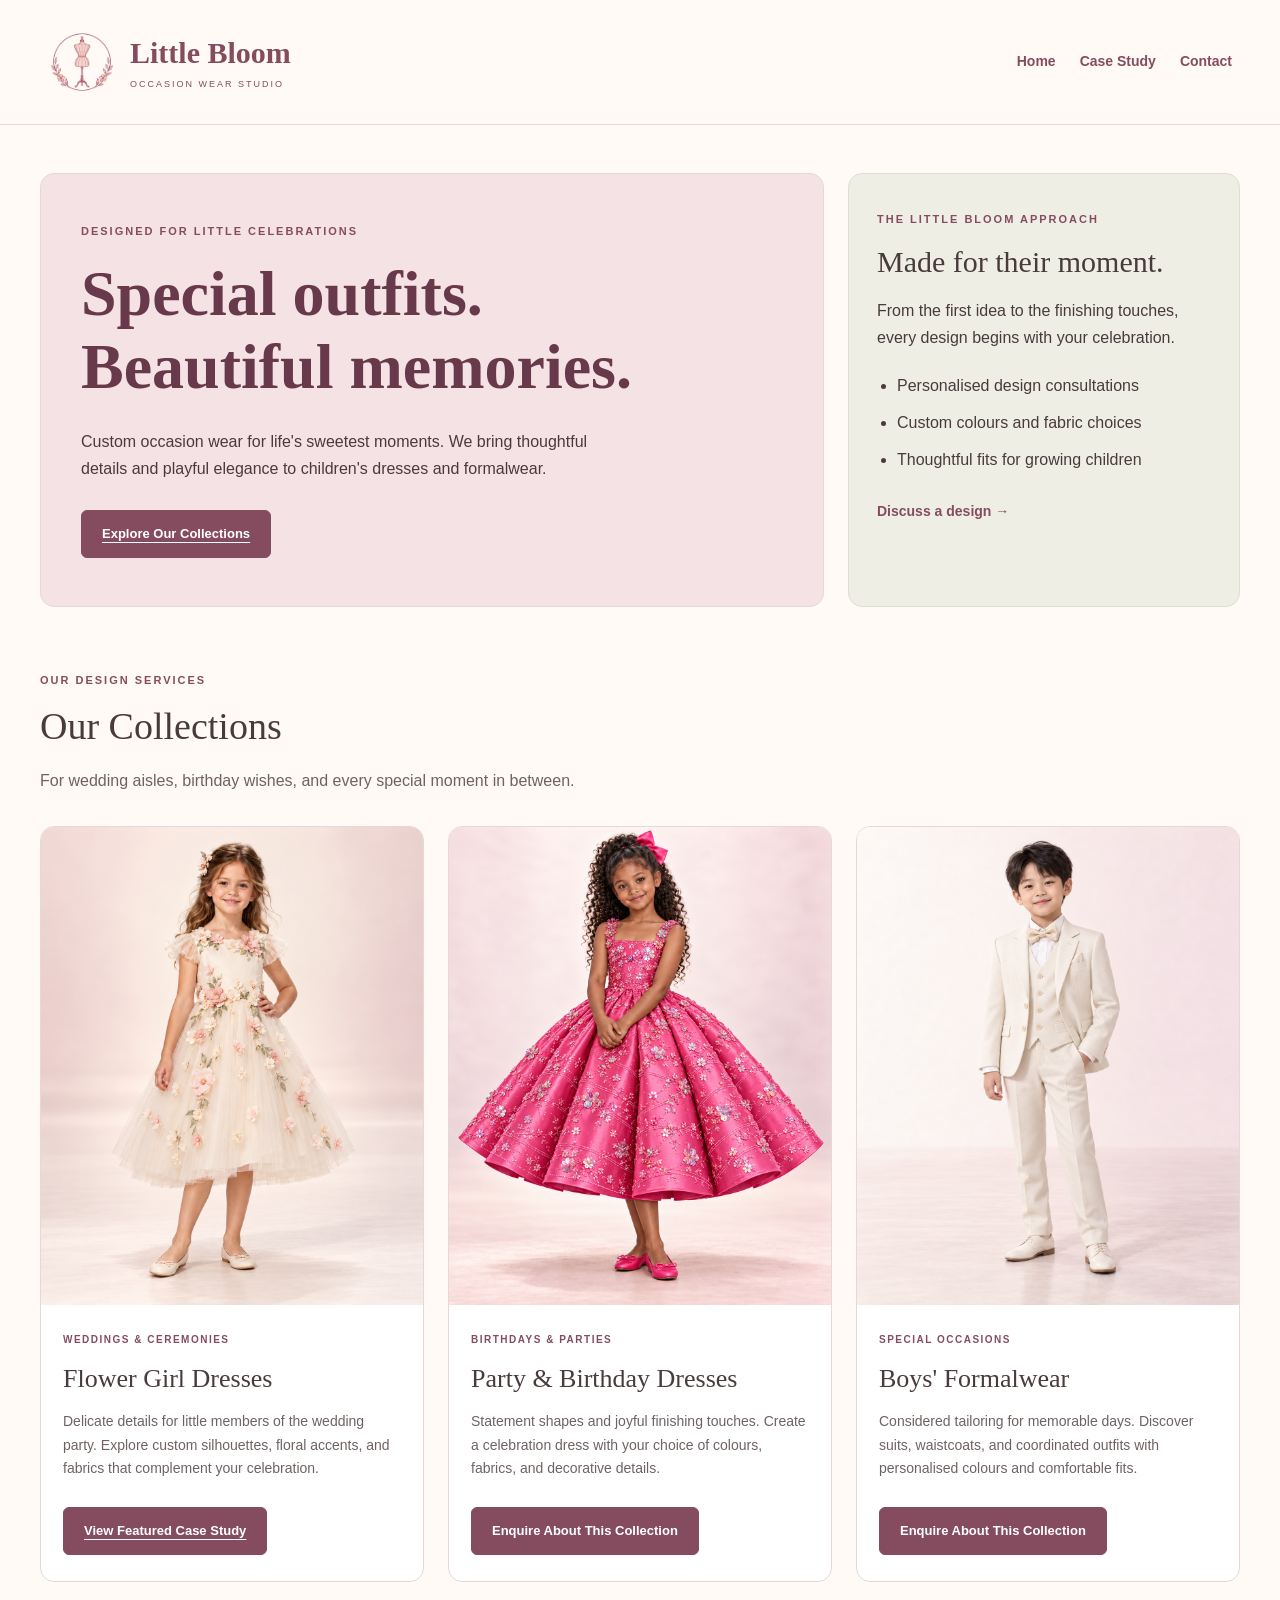
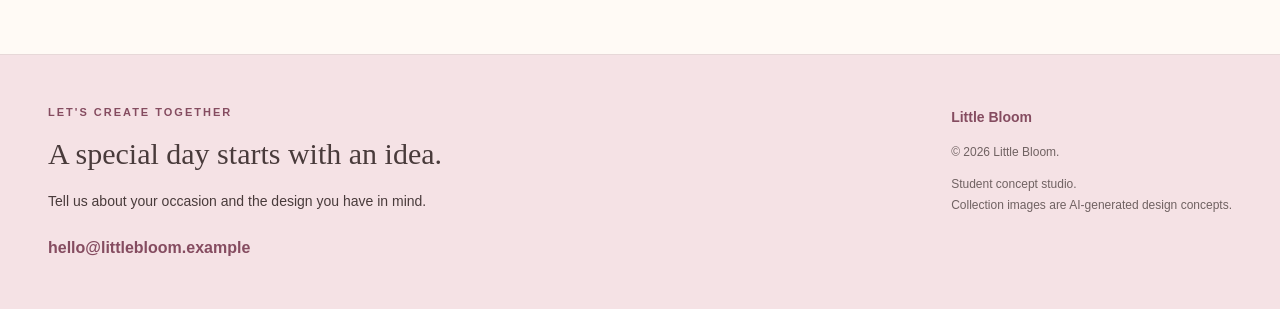
<file: index.html>
<!DOCTYPE html>
<html lang="en">
<head>
    <meta charset="UTF-8">
    <meta name="viewport" content="width=device-width, initial-scale=1.0">
    <meta
        name="description"
        content="Little Bloom is a concept design studio creating custom children's occasion wear for weddings, birthdays, and celebrations."
    >
    <title>Little Bloom | Children's Occasion Wear</title>
    <link rel="stylesheet" href="css/style.css">
</head>

<body>

    <!-- Shared header -->
    <header class="site-header">
        <a class="logo" href="index.html">
            <img class="logo-icon" src="assets/logo.png" alt="">

            <div class="logo-text">
                Little Bloom
                <span>OCCASION WEAR STUDIO</span>
            </div>
        </a>

        <nav aria-label="Main navigation">
            <a href="index.html">Home</a>
            <a href="detail.html">Case Study</a>
            <a href="#contact">Contact</a>
        </nav>
    </header>

    <main>

        <!-- Desktop: two-column Grid / Mobile: single column -->
        <section class="hero-grid" aria-labelledby="hero-title">

            <div class="hero-banner">
                <p class="eyebrow">DESIGNED FOR LITTLE CELEBRATIONS</p>

                <h1 id="hero-title">
                    Special outfits.<br>
                    Beautiful memories.
                </h1>

                <p class="hero-description">
                    Custom occasion wear for life's sweetest moments.
                    We bring thoughtful details and playful elegance
                    to children's dresses and formalwear.
                </p>

                <a class="button" href="#collections">
                    Explore Our Collections
                </a>
            </div>

            <aside class="services" aria-labelledby="services-title">
                <p class="eyebrow">THE LITTLE BLOOM APPROACH</p>

                <h2 id="services-title">Made for their moment.</h2>

                <p>
                    From the first idea to the finishing touches,
                    every design begins with your celebration.
                </p>

                <ul class="services-list">
                    <li>Personalised design consultations</li>
                    <li>Custom colours and fabric choices</li>
                    <li>Thoughtful fits for growing children</li>
                </ul>

                <a class="text-link" href="#contact">
                    Discuss a design &rarr;
                </a>
            </aside>

        </section>

        <!-- Collections gallery -->
        <section
            class="showcase"
            id="collections"
            aria-labelledby="collections-title"
        >
            <div class="section-heading">
                <p class="eyebrow">OUR DESIGN SERVICES</p>

                <h2 id="collections-title">Our Collections</h2>

                <p>
                    For wedding aisles, birthday wishes,
                    and every special moment in between.
                </p>
            </div>

            <div class="cards-gallery">

                <!-- Collection 1 -->
                <article class="card">
                    <img
                        src="assets/garden-dress.png"
                        alt="Child model wearing an ivory flower girl dress with delicate floral appliques"
                        width="1122"
                        height="1402"
                    >

                    <div class="card-content">
                        <p class="eyebrow">WEDDINGS &amp; CEREMONIES</p>

                        <h3>Flower Girl Dresses</h3>

                        <p>
                            Delicate details for little members of the
                            wedding party. Explore custom silhouettes,
                            floral accents, and fabrics that complement
                            your celebration.
                        </p>

                        <a class="button" href="detail.html">
                            View Featured Case Study
                        </a>
                    </div>
                </article>

                <!-- Collection 2 -->
                <article class="card">
                    <img
                        src="assets/birthday-dress.png"
                        alt="Child model wearing a rose pink party dress with a full skirt and sparkling floral embellishments"
                        width="1122"
                        height="1402"
                        loading="lazy"
                    >

                    <div class="card-content">
                        <p class="eyebrow">BIRTHDAYS &amp; PARTIES</p>

                        <h3>Party &amp; Birthday Dresses</h3>

                        <p>
                            Statement shapes and joyful finishing touches.
                            Create a celebration dress with your choice
                            of colours, fabrics, and decorative details.
                        </p>

                        <a class="button" href="#contact">
                            Enquire About This Collection
                        </a>
                    </div>
                </article>

                <!-- Collection 3 -->
                <article class="card">
                    <img
                        src="assets/boys-formalwear.png"
                        alt="Child model wearing a warm ivory three-piece suit with a matching bow tie"
                        width="1122"
                        height="1402"
                        loading="lazy"
                    >

                    <div class="card-content">
                        <p class="eyebrow">SPECIAL OCCASIONS</p>

                        <h3>Boys' Formalwear</h3>

                        <p>
                            Considered tailoring for memorable days.
                            Discover suits, waistcoats, and coordinated
                            outfits with personalised colours and
                            comfortable fits.
                        </p>

                        <a class="button" href="#contact">
                            Enquire About This Collection
                        </a>
                    </div>
                </article>

            </div>
        </section>

    </main>

    <!-- Shared footer -->
    <footer class="site-footer" id="contact">
        <div class="footer-contact">
            <p class="eyebrow">LET'S CREATE TOGETHER</p>

            <h2>A special day starts with an idea.</h2>

            <p>
                Tell us about your occasion and the design you have in mind.
            </p>

            <a href="mailto:hello@littlebloom.example">
                hello@littlebloom.example
            </a>
        </div>

        <div class="footer-note">
            <a class="text-link" href="index.html">Little Bloom</a>

            <p>&copy; 2026 Little Bloom.</p>

            <p>
                Student concept studio.<br>
                Collection images are AI-generated design concepts.
            </p>
        </div>
    </footer>

</body>
</html>
</file>
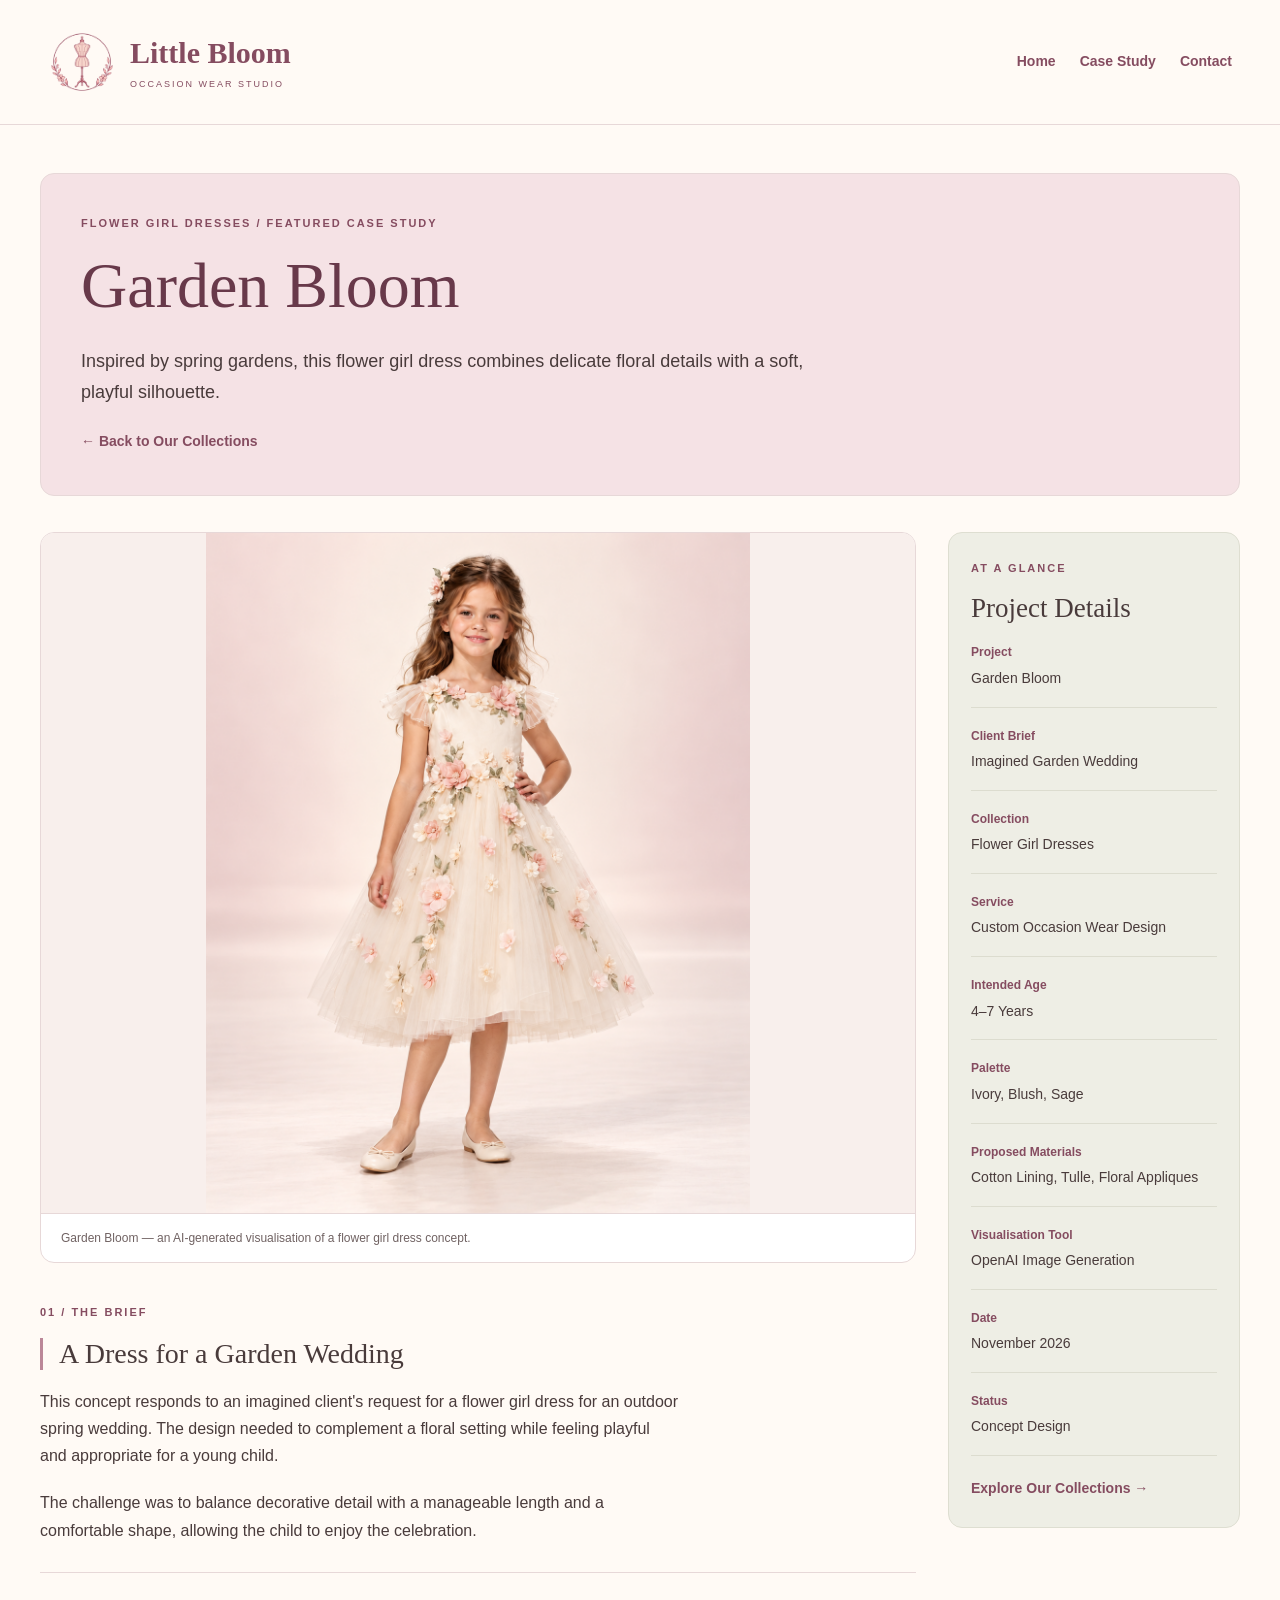
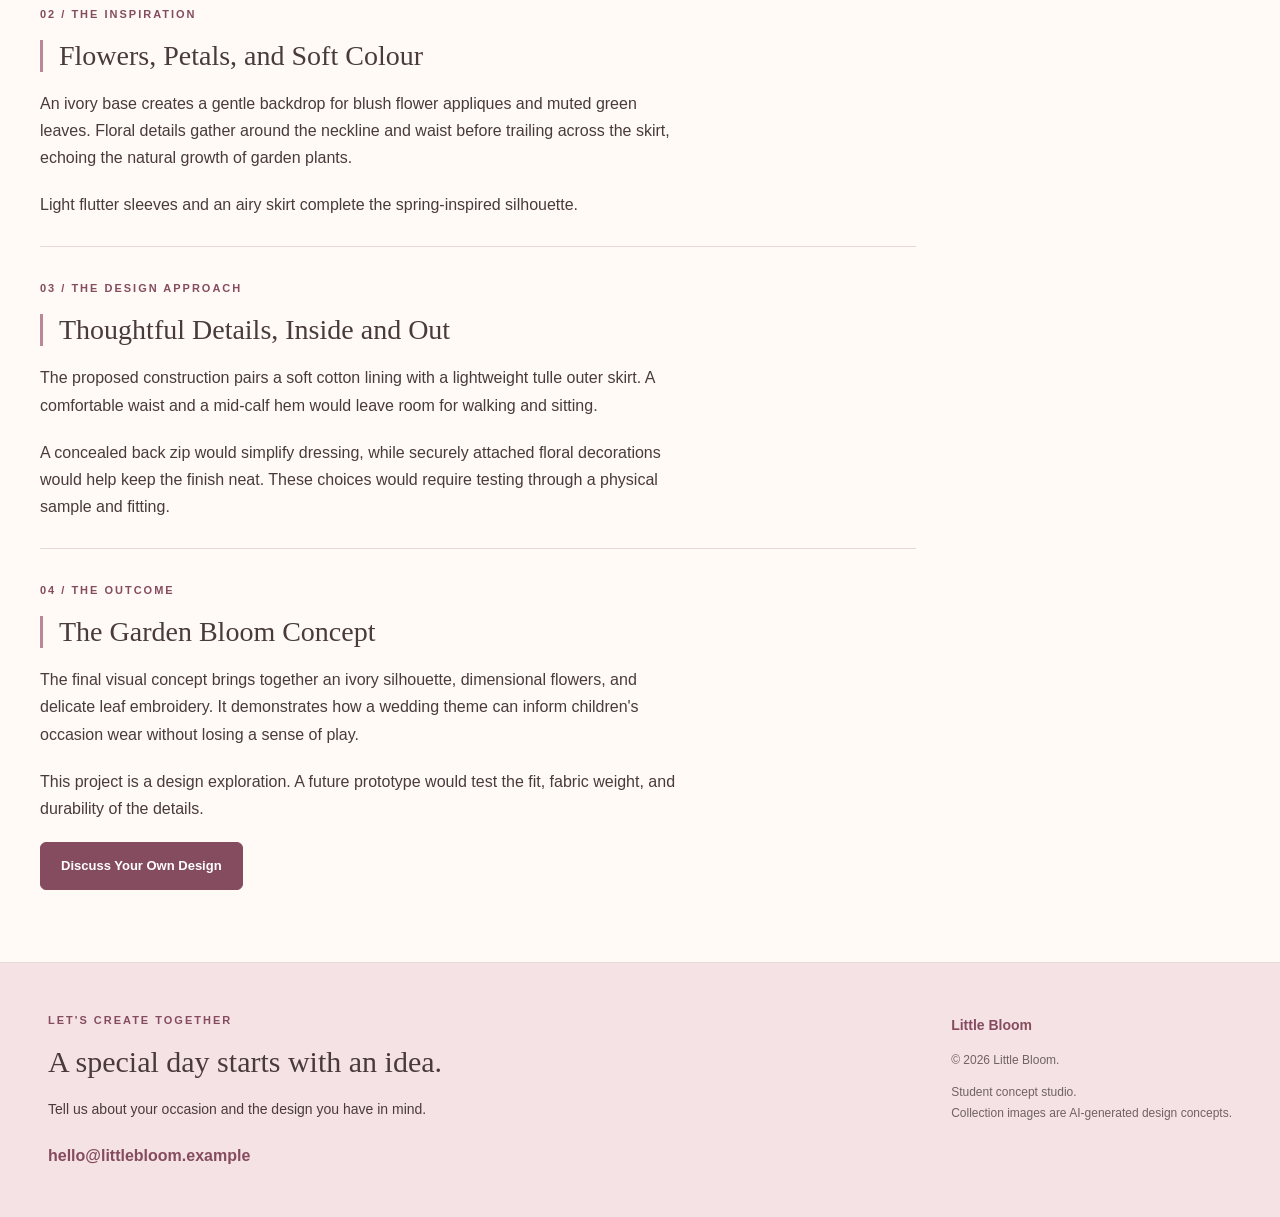
<file: detail.html>
<!DOCTYPE html>
<html lang="en">
<head>
    <meta charset="UTF-8">
    <meta name="viewport" content="width=device-width, initial-scale=1.0">
    <meta
        name="description"
        content="Explore Garden Bloom, a flower girl dress concept by Little Bloom, featuring floral details and a soft ivory silhouette."
    >
    <title>Garden Bloom | Little Bloom</title>
    <link rel="stylesheet" href="css/style.css">
</head>

<body>

    <!-- Shared header -->
    <header class="site-header">
        <a class="logo" href="index.html">
            <img class="logo-icon" src="assets/logo.png" alt="">

            <div class="logo-text">
                Little Bloom
                <span>OCCASION WEAR STUDIO</span>
            </div>
        </a>

        <nav aria-label="Main navigation">
            <a href="index.html">Home</a>
            <a href="detail.html">Case Study</a>
            <a href="#contact">Contact</a>
        </nav>
    </header>

    <main class="detail-layout">

        <!-- Case study introduction -->
        <section class="detail-hero" aria-labelledby="project-title">
            <p class="eyebrow">FLOWER GIRL DRESSES / FEATURED CASE STUDY</p>

            <h1 id="project-title">Garden Bloom</h1>

            <p class="lead-text">
                Inspired by spring gardens, this flower girl dress
                combines delicate floral details with a soft,
                playful silhouette.
            </p>

            <a class="text-link" href="index.html#collections">
                &larr; Back to Our Collections
            </a>
        </section>

        <!-- Desktop: article and sidebar / Mobile: single column -->
        <div class="content-grid">

            <article class="project-story" aria-labelledby="story-title">

                <figure class="project-figure">
                    <img
                        src="assets/garden-dress.png"
                        alt="Child model wearing an ivory flower girl dress with blush floral appliques and embroidered leaves"
                        width="1122"
                        height="1402"
                    >

                    <figcaption>
                        Garden Bloom — an AI-generated visualisation
                        of a flower girl dress concept.
                    </figcaption>
                </figure>

                <section class="story-section">
                    <p class="eyebrow">01 / THE BRIEF</p>

                    <h2 id="story-title">A Dress for a Garden Wedding</h2>

                    <p>
                        This concept responds to an imagined client's
                        request for a flower girl dress for an outdoor
                        spring wedding. The design needed to complement
                        a floral setting while feeling playful and
                        appropriate for a young child.
                    </p>

                    <p>
                        The challenge was to balance decorative detail
                        with a manageable length and a comfortable shape,
                        allowing the child to enjoy the celebration.
                    </p>
                </section>

                <section class="story-section">
                    <p class="eyebrow">02 / THE INSPIRATION</p>

                    <h2>Flowers, Petals, and Soft Colour</h2>

                    <p>
                        An ivory base creates a gentle backdrop for
                        blush flower appliques and muted green leaves.
                        Floral details gather around the neckline
                        and waist before trailing across the skirt,
                        echoing the natural growth of garden plants.
                    </p>

                    <p>
                        Light flutter sleeves and an airy skirt
                        complete the spring-inspired silhouette.
                    </p>
                </section>

                <section class="story-section">
                    <p class="eyebrow">03 / THE DESIGN APPROACH</p>

                    <h2>Thoughtful Details, Inside and Out</h2>

                    <p>
                        The proposed construction pairs a soft cotton
                        lining with a lightweight tulle outer skirt.
                        A comfortable waist and a mid-calf hem would
                        leave room for walking and sitting.
                    </p>

                    <p>
                        A concealed back zip would simplify dressing,
                        while securely attached floral decorations
                        would help keep the finish neat. These choices
                        would require testing through a physical
                        sample and fitting.
                    </p>
                </section>

                <section class="story-section">
                    <p class="eyebrow">04 / THE OUTCOME</p>

                    <h2>The Garden Bloom Concept</h2>

                    <p>
                        The final visual concept brings together
                        an ivory silhouette, dimensional flowers,
                        and delicate leaf embroidery. It demonstrates
                        how a wedding theme can inform children's
                        occasion wear without losing a sense of play.
                    </p>

                    <p>
                        This project is a design exploration.
                        A future prototype would test the fit,
                        fabric weight, and durability of the details.
                    </p>

                    <a class="button" href="#contact">
                        Discuss Your Own Design
                    </a>
                </section>

            </article>

            <!-- Project metadata sidebar -->
            <aside class="project-info" aria-labelledby="info-title">
                <p class="eyebrow">AT A GLANCE</p>

                <h2 id="info-title">Project Details</h2>

                <dl>
                    <dt>Project</dt>
                    <dd>Garden Bloom</dd>

                    <dt>Client Brief</dt>
                    <dd>Imagined Garden Wedding</dd>

                    <dt>Collection</dt>
                    <dd>Flower Girl Dresses</dd>

                    <dt>Service</dt>
                    <dd>Custom Occasion Wear Design</dd>

                    <dt>Intended Age</dt>
                    <dd>4–7 Years</dd>

                    <dt>Palette</dt>
                    <dd>Ivory, Blush, Sage</dd>

                    <dt>Proposed Materials</dt>
                    <dd>Cotton Lining, Tulle, Floral Appliques</dd>

                    <dt>Visualisation Tool</dt>
                    <dd>OpenAI Image Generation</dd>

                    <dt>Date</dt>
                    <dd>November 2026</dd>

                    <dt>Status</dt>
                    <dd>Concept Design</dd>
                </dl>

                <a class="text-link" href="index.html#collections">
                    Explore Our Collections &rarr;
                </a>
            </aside>

        </div>

    </main>

    <!-- Shared footer -->
    <footer class="site-footer" id="contact">
        <div class="footer-contact">
            <p class="eyebrow">LET'S CREATE TOGETHER</p>

            <h2>A special day starts with an idea.</h2>

            <p>
                Tell us about your occasion and the design you have in mind.
            </p>

            <a href="mailto:hello@littlebloom.example">
                hello@littlebloom.example
            </a>
        </div>

        <div class="footer-note">
            <a class="text-link" href="index.html">Little Bloom</a>

            <p>&copy; 2026 Little Bloom.</p>

            <p>
                Student concept studio.<br>
                Collection images are AI-generated design concepts.
            </p>
        </div>
    </footer>

</body>
</html>
</file>
<file: css/style.css>
/* ===== Reset and design tokens ===== */
:root {
    --cream: #fffaf5;
    --white: #ffffff;
    --blush: #f5e2e5;
    --sage: #eeeee5;
    --rose: #854c60;
    --rose-dark: #68394a;
    --text: #493b3b;
    --muted: #706262;
    --border: #e7d8d8;
    --radius: 14px;
}

*,
*::before,
*::after {
    box-sizing: border-box;
    margin: 0;
    padding: 0;
}

body {
    font-family: Arial, sans-serif;
    font-size: 16px;
    line-height: 1.7;
    color: var(--text);
    background: var(--cream);
}

img {
    display: block;
    max-width: 100%;
    height: auto;
}

a {
    color: var(--rose);
    text-decoration: none;
}

a:hover {
    text-decoration: underline;
}

a:focus-visible {
    outline: 3px solid var(--rose);
    outline-offset: 5px;
}

h1,
h2,
h3 {
    font-family: Georgia, serif;
    font-weight: normal;
    line-height: 1.15;
}

h1 {
    margin-bottom: 24px;
    font-size: clamp(36px, 5vw, 64px);
}

h2 {
    margin-bottom: 18px;
    font-size: clamp(28px, 3vw, 38px);
}

h3 {
    margin-bottom: 16px;
    font-size: 26px;
}

p {
    margin-bottom: 20px;
}

.eyebrow {
    margin-bottom: 16px;
    font-size: 11px;
    font-weight: bold;
    letter-spacing: 2px;
    color: var(--rose);
}

/* ===== Shared header: Flexbox ===== */
.site-header {
    display: flex;
    justify-content: space-between;
    align-items: center;
    flex-wrap: wrap;
    gap: 24px;
    padding: 24px;
    border-bottom: 1px solid var(--border);
}

.logo {
    font-family: Georgia, serif;
    font-size: 30px;
    font-weight: bold;
    line-height: 1.2;
}

.logo span {
    display: block;
    margin-top: 8px;
    font-family: Arial, sans-serif;
    font-size: 9px;
    font-weight: normal;
    letter-spacing: 2px;
}

.logo:hover {
    text-decoration: none;
}

nav {
    display: flex;
    flex-wrap: wrap;
    gap: 24px;
}

nav a {
    font-size: 14px;
    font-weight: bold;
}

/* ===== Shared page width ===== */
main {
    width: 100%;
    max-width: 1248px;
    margin: 0 auto;
    padding: 32px 24px 56px;
}

.hero-grid > *,
.content-grid > * {
    min-width: 0;
}

/* ===== Buttons and text links ===== */
.button {
    display: inline-block;
    align-self: flex-start;
    max-width: 100%;
    padding: 13px 20px;
    border: 1px solid var(--rose);
    border-radius: 6px;
    font-size: 13px;
    font-weight: bold;
    line-height: 1.5;
    text-align: center;
    color: var(--white);
    background: var(--rose);
    transition: background-color 0.2s;
}

.button:hover {
    color: var(--white);
    background: var(--rose-dark);
    border-color: var(--rose-dark);
    text-decoration: none;
}

.text-link {
    font-size: 14px;
    font-weight: bold;
}

/* ===== Home hero: single column on mobile ===== */
.hero-grid {
    display: grid;
    grid-template-columns: 1fr;
    gap: 24px;
    margin-bottom: 64px;
}

.hero-banner {
    padding: 32px 24px;
    border: 1px solid var(--border);
    border-radius: var(--radius);
    background: var(--blush);
}

.hero-banner h1 {
    color: var(--rose-dark);
}

.hero-description {
    max-width: 530px;
    margin-bottom: 28px;
}

.services {
    padding: 32px 24px;
    border: 1px solid #deded1;
    border-radius: var(--radius);
    background: var(--sage);
}

.services h2 {
    font-size: 30px;
}

.services-list {
    margin-bottom: 24px;
    padding-left: 20px;
}

.services-list li {
    margin-bottom: 10px;
}

/* ===== Collection gallery ===== */
.section-heading {
    max-width: 650px;
    margin-bottom: 32px;
}

.section-heading > p:last-child {
    margin-bottom: 0;
    color: var(--muted);
}

/* Mobile: all cards stack in one column */
.cards-gallery {
    display: grid;
    grid-template-columns: 1fr;
    gap: 24px;
}

/* Flexbox inside each article */
.card {
    display: flex;
    flex-direction: column;
    overflow: hidden;
    border: 1px solid var(--border);
    border-radius: var(--radius);
    background: var(--white);
}

.card > img {
    width: 100%;
    aspect-ratio: 4 / 5;
    object-fit: contain;
    background: #f8efec;
}

.card-content {
    display: flex;
    flex-direction: column;
    flex: 1;
    padding: 26px 22px;
}

.card-content .eyebrow {
    font-size: 10px;
    letter-spacing: 1.5px;
}

.card-content > p:not(.eyebrow) {
    margin-bottom: 26px;
    font-size: 14px;
    color: var(--muted);
}

/* Keep buttons at the bottoms of equal-height cards */
.card .button {
    margin-top: auto;
}

/* ===== Detail page introduction ===== */
.detail-hero {
    margin-bottom: 36px;
    padding: 32px 24px;
    border: 1px solid var(--border);
    border-radius: var(--radius);
    background: var(--blush);
}

.detail-hero h1 {
    color: var(--rose-dark);
}

.lead-text {
    max-width: 760px;
    font-size: 18px;
}

/* Mobile: article above metadata */
.content-grid {
    display: grid;
    grid-template-columns: 1fr;
    gap: 32px;
    align-items: start;
}

/* ===== Case study photograph ===== */
.project-figure {
    margin-bottom: 40px;
    overflow: hidden;
    border: 1px solid var(--border);
    border-radius: var(--radius);
    background: var(--white);
}

.project-figure img {
    width: 100%;
    max-height: 680px;
    object-fit: contain;
    background: #f8efec;
}

.project-figure figcaption {
    padding: 14px 20px;
    border-top: 1px solid var(--border);
    font-size: 12px;
    color: var(--muted);
}

/* ===== Case study text ===== */
.story-section {
    margin-bottom: 32px;
    padding: 0 0 28px;
    border-bottom: 1px solid var(--border);
}

.story-section h2 {
    padding-left: 16px;
    border-left: 3px solid #bb8798;
    font-size: 28px;
}

.story-section > p:not(.eyebrow) {
    max-width: 72ch;
}

.story-section > p:last-child {
    margin-bottom: 0;
}

.story-section:last-child {
    margin-bottom: 0;
    padding-bottom: 0;
    border-bottom: 0;
}

/* ===== Metadata sidebar ===== */
.project-info {
    padding: 26px 22px;
    border: 1px solid #deded1;
    border-radius: var(--radius);
    background: var(--sage);
}

.project-info h2 {
    font-size: 27px;
}

.project-info dt {
    margin-bottom: 4px;
    font-size: 12px;
    font-weight: bold;
    color: var(--rose);
}

.project-info dd {
    margin-bottom: 18px;
    padding-bottom: 16px;
    border-bottom: 1px solid #dcdccf;
    font-size: 14px;
    overflow-wrap: anywhere;
}

/* ===== Shared footer: Flexbox ===== */
.site-footer {
    display: flex;
    justify-content: space-between;
    align-items: flex-start;
    flex-wrap: wrap;
    gap: 36px;
    padding: 36px 24px;
    border-top: 1px solid var(--border);
    background: var(--blush);
}

.footer-contact {
    max-width: 560px;
}

.footer-contact h2 {
    font-size: 30px;
}

.footer-contact > p:not(.eyebrow) {
    font-size: 14px;
}

.footer-contact > a {
    font-weight: bold;
    overflow-wrap: anywhere;
}

.footer-note p {
    margin-top: 12px;
    margin-bottom: 0;
    font-size: 12px;
    color: var(--muted);
}

/* ===== Tablet and desktop: 768px and wider ===== */
@media (min-width: 768px) {
    .site-header {
        padding: 28px 48px;
    }

    main {
        padding-top: 48px;
        padding-bottom: 72px;
    }

    /* Required asymmetric hero Grid */
    .hero-grid {
        grid-template-columns: 2fr 1fr;
    }

    .hero-banner {
        padding: 48px 40px;
    }

    .services {
        padding: 36px 28px;
    }

    /* Required auto-responsive gallery Grid */
    .cards-gallery {
        grid-template-columns:
            repeat(auto-fit, minmax(280px, 1fr));
    }

    .detail-hero {
        padding: 40px;
    }

    /* Required article / metadata Grid */
    .content-grid {
        grid-template-columns: 3fr 1fr;
    }

    .site-footer {
        padding: 48px;
    }
}
/* Logo image beside the studio name */
.logo {
    display: flex;
    align-items: center;
    gap: 14px;
}

.logo-icon {
    width: 68px;
    height: 68px;
    flex-shrink: 0;
    object-fit: contain;
}
.hero-banner .button,
.card a[href="detail.html"] {
    text-decoration: underline;
    text-underline-offset: 4px;
}

.hero-banner .button:hover,
.card a[href="detail.html"]:hover {
    text-decoration: underline;
}

.hero-banner h1 {
    font-weight: bold;
}
</file>
